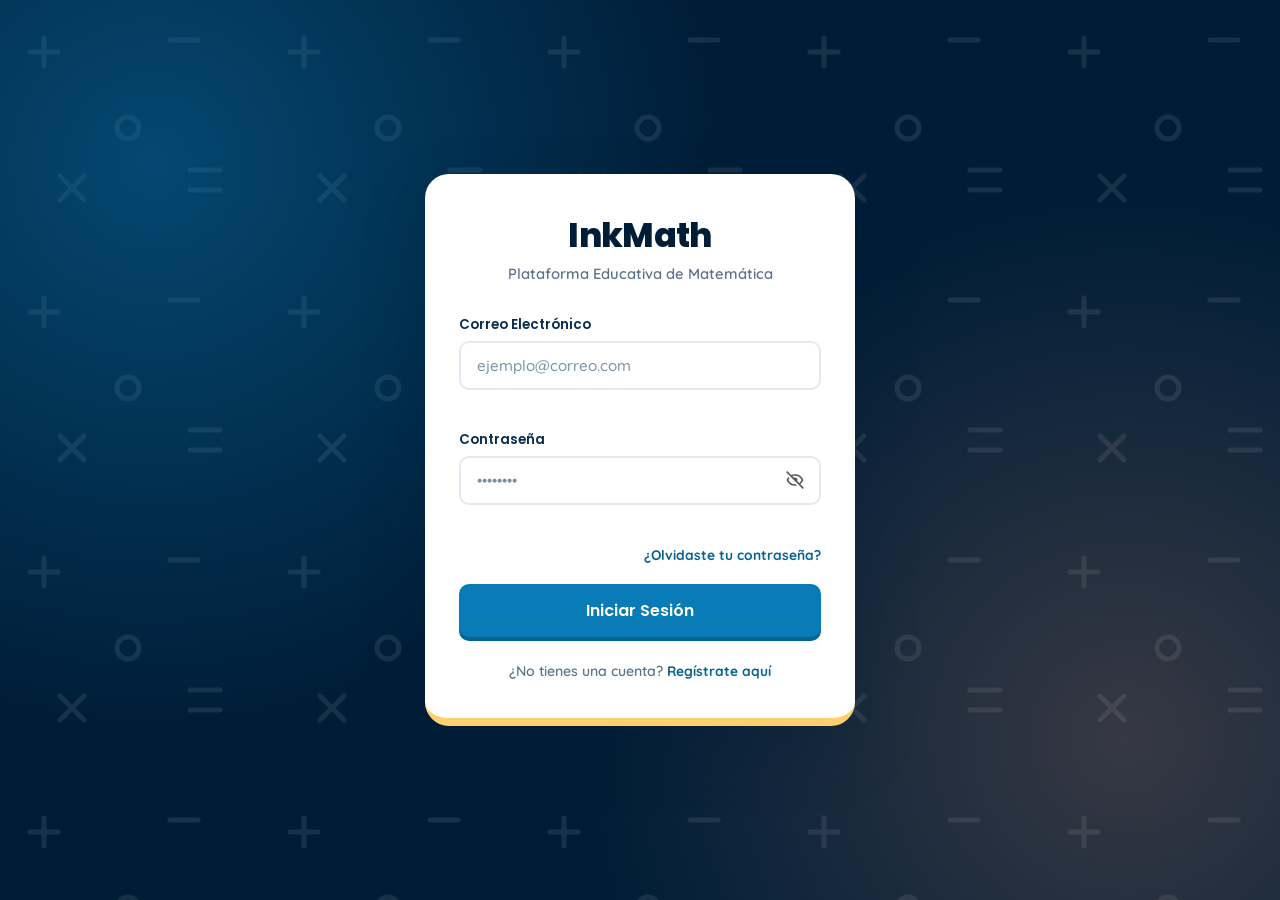
<file: InkMath.AuthService/wwwroot/index.html>
﻿<!DOCTYPE html>
<html lang="es">
<head>
    <meta charset="UTF-8">
    <meta name="viewport" content="width=device-width, initial-scale=1.0">
    <title>InkMath - Iniciar Sesión</title>
    <link rel="stylesheet" href="css/theme.css">
    <link rel="stylesheet" href="css/auth.css">
</head>
<body>

    <main class="login-container">
        <div class="login-card">

            <header class="login-header">
                <h1 class="brand-title">InkMath</h1>
                <p class="brand-subtitle">Plataforma Educativa de Matemática</p>
            </header>

            <form id="loginForm" class="login-form" novalidate>

                <div class="form-group">
                    <label for="emailInput" class="form-label">Correo Electrónico</label>
                    <input type="email"
                           id="emailInput"
                           class="form-control"
                           placeholder="ejemplo@correo.com"
                           required>
                    <span class="error-text" id="emailError"></span>
                </div>

                <div class="form-group">
                    <label for="passwordInput" class="form-label">Contraseña</label>
                    <div class="password-wrapper">
                        <input type="password"
                               id="passwordInput"
                               class="form-control"
                               placeholder="••••••••"
                               required>
                        <button type="button" class="btn-toggle-pass" id="btnTogglePass" aria-label="Mostrar u ocultar contraseña">
                            <!-- Icono referencia: icons/bx-eye-slash.svg -->
                            <img id="imgEyeIcon" src="icons/bx-eye-slash.svg" alt="Ocultar contraseña" class="icon-svg">
                        </button>
                    </div>
                    <span class="error-text" id="passwordError"></span>
                </div>

                <div class="form-actions">
                    <a href="#" class="link-forgot">¿Olvidaste tu contraseña?</a>
                </div>

                <button type="submit" class="btn-primary">Iniciar Sesión</button>

            </form>

            <footer class="login-footer">
                <p>¿No tienes una cuenta? <a href="registro" id="linkRegister">Regístrate aquí</a></p>
            </footer>

        </div>
    </main>

    <script src="js/auth.js"></script>
</body>
</html>
</file>
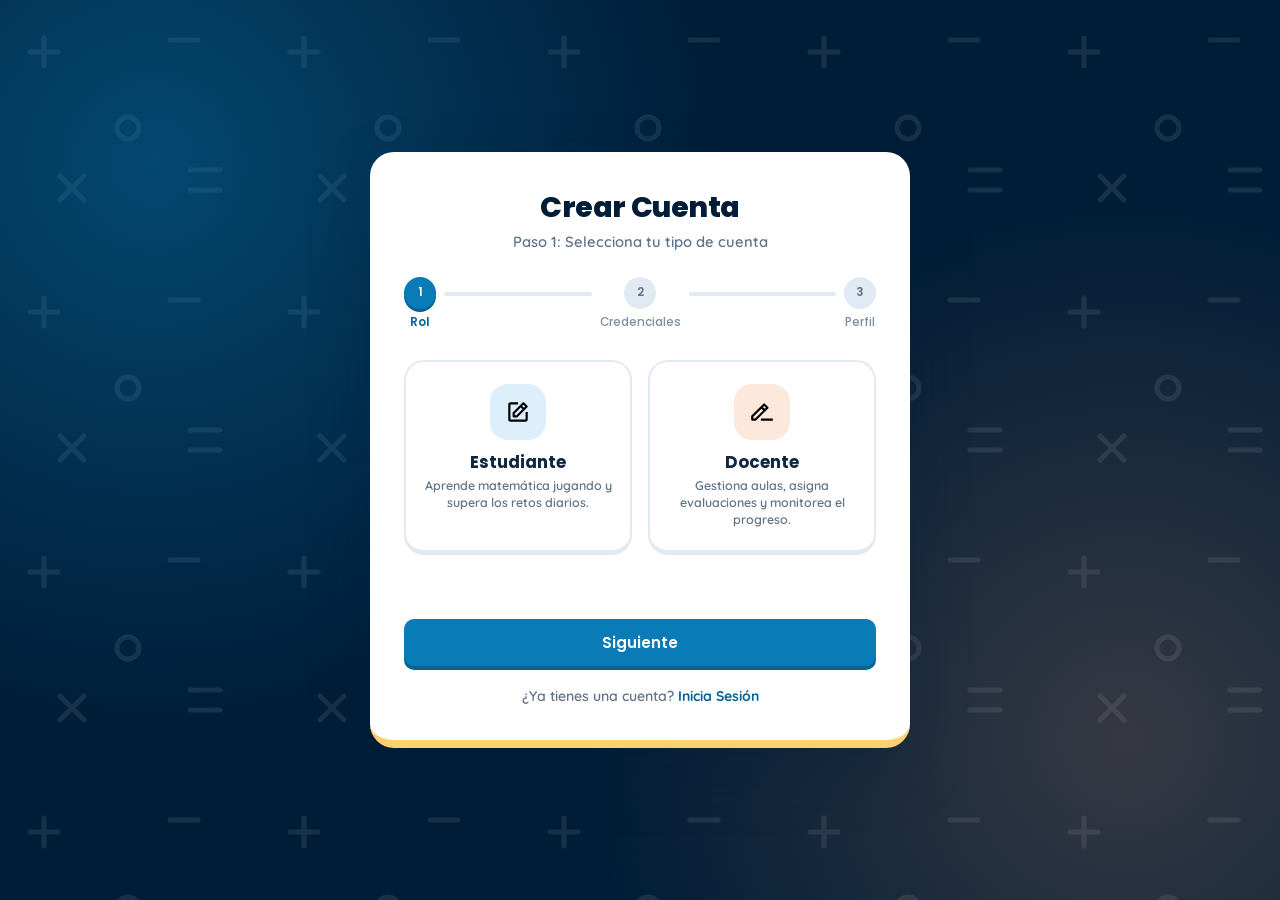
<file: InkMath.AuthService/wwwroot/registro.html>
﻿<!DOCTYPE html>
<html lang="es">
<head>
    <meta charset="UTF-8">
    <meta name="viewport" content="width=device-width, initial-scale=1.0">
    <title>InkMath - Registro de Usuario</title>
    <link rel="stylesheet" href="css/theme.css">
    <link rel="stylesheet" href="css/auth.css">
    <link rel="stylesheet" href="css/registro.css">
</head>
<body>

    <main class="register-container">
        <div class="register-card">

            <header class="register-header">
                <h1 class="brand-title">Crear Cuenta</h1>
                <p class="brand-subtitle" id="stepSubtitle">Paso 1: Selecciona tu tipo de cuenta</p>
            </header>

            <!-- Barra de progreso (se oculta en el registro exprés) -->
            <div class="progress-bar-container" id="progressBarContainer">
                <div class="progress-step active" id="pStep1"><span>1</span> Rol</div>
                <div class="progress-line" id="pLine1"></div>
                <div class="progress-step" id="pStep2"><span>2</span> Credenciales</div>
                <div class="progress-line" id="pLine2"></div>
                <div class="progress-step" id="pStep3"><span>3</span> Perfil</div>
            </div>

            <form id="registerForm" class="register-form" novalidate>

                <!-- PASO 1: Selección de Rol -->
                <div class="step-content active" id="step1">
                    <div class="roles-grid">
                        <div class="role-card" data-rol="3" onclick="selectRole(3, this)">
                            <div class="role-icon-wrapper">
                                <img src="icons/bx-edit.svg" alt="Icono Estudiante" class="role-icon">
                            </div>
                            <h3>Estudiante</h3>
                            <p>Aprende matemática jugando y supera los retos diarios.</p>
                        </div>

                        <div class="role-card" data-rol="2" onclick="selectRole(2, this)">
                            <div class="role-icon-wrapper">
                                <img src="icons/bx-edit-alt.svg" alt="Icono Docente" class="role-icon">
                            </div>
                            <h3>Docente</h3>
                            <p>Gestiona aulas, asigna evaluaciones y monitorea el progreso.</p>
                        </div>
                    </div>
                    <span class="error-text text-center" id="roleError"></span>

                    <!-- Solo visible si se elige Estudiante -->
                    <div class="express-offer" id="expressOffer" hidden>
                        <p>¿Quieres empezar a jugar ya? Entra solo con tu nombre y el código de tu clase, sin correo ni contraseña.</p>
                        <button type="button" class="btn-secondary btn-express" id="btnExpress">Registro exprés</button>
                    </div>
                </div>

                <!-- PASO 2: Correo, Contraseña y Términos -->
                <div class="step-content" id="step2">
                    <div class="form-group">
                        <label for="emailInput" class="form-label">Correo Electrónico</label>
                        <input type="email" id="emailInput" class="form-control" placeholder="correo@ejemplo.com">
                        <span class="error-text" id="emailError"></span>
                    </div>

                    <div class="form-group">
                        <label for="passwordInput" class="form-label">Contraseña</label>
                        <div class="password-wrapper">
                            <input type="password" id="passwordInput" class="form-control" placeholder="••••••••">
                            <button type="button" class="btn-toggle-pass" id="btnTogglePass" aria-label="Mostrar u ocultar contraseña">
                                <img id="imgEyeIcon" src="icons/bx-eye-slash.svg" alt="Ocultar contraseña" class="icon-svg">
                            </button>
                        </div>
                        <span class="error-text" id="passwordError"></span>

                        <div class="password-rules">
                            <p id="ruleLength" class="rule-item">Mínimo 8 caracteres</p>
                            <p id="ruleUpper" class="rule-item">Al menos una mayúscula</p>
                            <p id="ruleNumber" class="rule-item">Al menos un número</p>
                            <p id="ruleSpecial" class="rule-item">Al menos un carácter especial (+, *, @, #)</p>
                        </div>
                    </div>

                    <div class="terms-container">
                        <h3>Términos y Condiciones</h3>
                        <p>Al registrarte en InkMath aceptas el uso adecuado de los recursos educativos, la protección de tus datos personales conforme a las políticas del sistema y el código de conducta de la plataforma.</p>
                    </div>

                    <div class="checkbox-group">
                        <input type="checkbox" id="termsCheck">
                        <label for="termsCheck">Acepto los términos y condiciones del servicio</label>
                    </div>
                    <span class="error-text" id="termsError"></span>
                </div>

                <!-- PASO 3: Nombre, Apellido y Código de Clase -->
                <div class="step-content" id="step3">
                    <div class="form-group">
                        <label for="nombreInput" class="form-label">Nombre</label>
                        <input type="text" id="nombreInput" class="form-control" placeholder="Ej. Katherine">
                        <span class="error-text" id="nombreError"></span>
                    </div>

                    <div class="form-group">
                        <label for="apellidoInput" class="form-label">Apellido</label>
                        <input type="text" id="apellidoInput" class="form-control" placeholder="Ej. Flores">
                        <span class="error-text" id="apellidoError"></span>
                    </div>

                    <div class="form-group" id="groupCodigoClase">
                        <label for="codigoClaseInput" class="form-label" id="lblCodigoClase">Código de Clase (Opcional)</label>
                        <input type="text" id="codigoClaseInput" class="form-control" placeholder="Ej. MAT-101">
                        <span class="error-text" id="codigoClaseError"></span>
                    </div>
                </div>

                <!-- Botones de Acción -->
                <div class="step-actions">
                    <button type="button" class="btn-secondary" id="btnBack" style="display: none;">Atrás</button>
                    <button type="button" class="btn-primary" id="btnNext">Siguiente</button>
                    <button type="submit" class="btn-primary" id="btnSubmit" style="display: none;">Registrarse</button>
                </div>

            </form>

            <footer class="register-footer">
                <p>¿Ya tienes una cuenta? <a href="/">Inicia Sesión</a></p>
            </footer>

        </div>
    </main>

    <script src="js/registro.js"></script>
</body>
</html>
</file>
<file: InkMath.AuthService/wwwroot/css/theme.css>
@import url('https://fonts.googleapis.com/css2?family=Poppins:wght@500;600;700;800&family=Quicksand:wght@500;600;700&display=swap');

:root {
    /* ---- Paleta base con escalas ---- */
    --navy-900: #001D37;
    --navy-800: #082E50;
    --navy-700: #14436C;

    --blue-500: #097BB6;
    --blue-600: #076394;   /* hover y "canto" de botones */
    --blue-100: #DCEFFA;
    --blue-50:  #F0F8FD;

    --yellow-400: #FFD06E;
    --yellow-600: #E3A72B; /* canto del botón amarillo */
    --yellow-100: #FFF3D6;
    --yellow-900: #6B4700; /* texto sobre fondos amarillos claros */

    --green-500: #3C9F60;
    --green-700: #2A7A47;  /* texto verde legible sobre blanco */
    --green-100: #DDF3E5;

    --orange-400: #F79B6C;
    --orange-600: #D77544;
    --orange-100: #FDE8DC;
    --orange-900: #8F3E15;

    /* ---- Nombres semánticos (los que ya usan tus CSS) ---- */
    --color-brand-dark: var(--navy-900);
    --color-brand-primary: var(--blue-500);
    --color-brand-primary-hover: var(--blue-600);
    --color-brand-light-bg: var(--blue-50);
    --color-brand-accent: #6CB9E3;

    --color-success: var(--green-500);
    --color-warning: var(--yellow-400);
    --color-danger: #D8483E;
    --color-danger-bg: #FEF1EF;
    --color-danger-border: #F5B9B3;

    --color-bg-body: #F2F7FB;
    --color-surface-white: #FFFFFF;
    --color-surface-card: #F7FAFD;
    --color-border-light: #E1EAF2;
    --color-border-dashed: #C9D6E3;

    --color-text-dark: #0F2740;
    --color-text-main: #1E3550;
    --color-text-muted: #5F7389;   /* contraste AA sobre blanco (antes #8292A1 no pasaba) */
    --color-text-light: #7C8FA3;

    --color-action-view-bg: var(--blue-100);
    --color-action-edit-bg: var(--yellow-100);

    /* ---- Forma ---- */
    --radius-xl: 24px;
    --radius-lg: 20px;
    --radius-md: 14px;
    --radius-sm: 10px;
    --radius-pill: 999px;

    /* Sombras: el "canto" inferior da el efecto de botón/tarjeta con volumen */
    --shadow-card: 0 1px 2px rgba(0, 29, 55, .04), 0 10px 28px rgba(0, 29, 55, .07);
    --shadow-pop: 0 24px 60px rgba(0, 29, 55, .28);
    --edge: 0 4px 0;               /* uso: box-shadow: var(--edge) <color> */

    /* ---- Tipografía ---- */
    --font-display: 'Poppins', 'Quicksand', system-ui, sans-serif;
    --font-base: 'Quicksand', system-ui, sans-serif;

    /* ---- Alias heredados (JS con estilos inline los usa) ---- */
    --bg-body: var(--color-bg-body);
    --bg-sidebar: var(--color-surface-white);
    --bg-header: var(--color-brand-dark);
    --primary-blue: var(--color-brand-primary);
    --primary-blue-hover: var(--color-brand-primary-hover);
    --text-dark: var(--color-text-dark);
    --text-muted: var(--color-text-muted);
    --border-color: var(--color-border-light);
    --border-dashed: var(--color-border-dashed);
    --danger-red: var(--color-danger);
    --danger-bg: var(--color-danger-bg);
    --danger-border: var(--color-danger-border);
    --action-bg: var(--blue-100);
    --action-edit-bg: var(--yellow-100);
    --action-edit-icon: #B77A00;
}

* { box-sizing: border-box; margin: 0; padding: 0; }

html { -webkit-text-size-adjust: 100%; scroll-behavior: smooth; }

body {
    min-height: 100vh;
    min-height: 100dvh;
    background-color: var(--color-bg-body);
    color: var(--color-text-main);
    font-family: var(--font-base);
    font-weight: 500;
    line-height: 1.5;
    -webkit-font-smoothing: antialiased;
}

h1, h2, h3, h4 { font-family: var(--font-display); color: var(--color-text-dark); line-height: 1.2; }

button, input, select, textarea { font-family: inherit; }

/* Foco visible y consistente (accesibilidad por teclado) */
:focus-visible {
    outline: 3px solid var(--yellow-400);
    outline-offset: 2px;
    border-radius: 6px;
}

::selection { background: var(--yellow-400); color: var(--navy-900); }

/* ---- Utilidades ---- */
[hidden] { display: none !important; }
.text-center { text-align: center; }
.ml-15 { margin-left: 15px; }
.sr-only {
    position: absolute; width: 1px; height: 1px; margin: -1px; padding: 0;
    overflow: hidden; clip: rect(0, 0, 0, 0); white-space: nowrap; border: 0;
}

@media (prefers-reduced-motion: reduce) {
    html { scroll-behavior: auto; }
    *, *::before, *::after {
        transition-duration: 0.01ms !important;
        animation-duration: 0.01ms !important;
        animation-iteration-count: 1 !important;
    }
}
</file>
<file: InkMath.AuthService/wwwroot/css/auth.css>
.login-container,
.register-container {
    width: 100%;
    min-height: 100vh; min-height: 100dvh;
    display: flex; justify-content: center; align-items: center;
    background-color: var(--navy-900);
    background-image:
        radial-gradient(circle at 12% 18%, rgba(9, 123, 182, .45), transparent 42%),
        radial-gradient(circle at 88% 82%, rgba(247, 155, 108, .22), transparent 40%),
        url("data:image/svg+xml,%3Csvg xmlns='http://www.w3.org/2000/svg' width='260' height='260'%3E%3Cg fill='none' stroke='%23ffffff' stroke-opacity='.09' stroke-width='5' stroke-linecap='round'%3E%3Cpath d='M30 52h28M44 38v28'/%3E%3Cpath d='M170 40h28'/%3E%3Cpath d='M60 176l24 24M84 176l-24 24'/%3E%3Cpath d='M190 170h30M190 190h30'/%3E%3Ccircle cx='128' cy='128' r='11'/%3E%3C/g%3E%3C/svg%3E");
}
.login-container { padding: 20px; }
.register-container { padding: 30px 20px; }

.login-card,
.register-card {
    width: 100%;
    background-color: var(--color-surface-white);
    border-radius: var(--radius-xl);
    border-bottom: 8px solid var(--yellow-400);
    box-shadow: var(--shadow-pop);
}
.login-card { max-width: 430px; padding: 42px 34px 36px; }
.register-card { max-width: 540px; padding: 38px 34px 32px; }

.login-header { text-align: center; margin-bottom: 30px; }
.register-header { text-align: center; margin-bottom: 24px; }

.brand-title {
    color: var(--navy-900);
    font-family: var(--font-display);
    font-size: 2.1rem; font-weight: 800; letter-spacing: -0.02em;
}
.register-header .brand-title { font-size: 1.8rem; }
.brand-subtitle { margin-top: 6px; color: var(--color-text-muted); font-size: .92rem; font-weight: 600; }

.login-form { display: flex; flex-direction: column; gap: 18px; }
.form-group { display: flex; flex-direction: column; gap: 6px; }

.form-label { color: var(--navy-800); font-family: var(--font-display); font-size: .84rem; font-weight: 600; }

.form-control {
    width: 100%;
    padding: 13px 16px;
    border: 2px solid var(--color-border-light);
    border-radius: var(--radius-sm);
    background: #fff;
    color: var(--color-text-dark);
    font-size: .95rem; font-weight: 600;
    outline: none;
    transition: border-color .2s, box-shadow .2s;
}
.form-control::placeholder { color: var(--color-text-light); font-weight: 500; }
.form-control:focus { border-color: var(--blue-500); box-shadow: 0 0 0 4px rgba(9, 123, 182, .15); }

.password-wrapper { position: relative; display: flex; align-items: center; }
.password-wrapper .form-control { padding-right: 50px; }

.btn-toggle-pass {
    position: absolute; right: 10px;
    display: flex; align-items: center; justify-content: center;
    padding: 6px; background: none; border: none; border-radius: 8px; cursor: pointer;
}
.btn-toggle-pass:hover { background: var(--blue-50); }
.icon-svg { width: 20px; height: 20px; opacity: .65; transition: opacity .2s; }
.btn-toggle-pass:hover .icon-svg { opacity: 1; }

.error-text { min-height: 16px; color: var(--color-danger); font-size: .78rem; font-weight: 700; }

/* ---------- Botones (login/registro) ---------- */
.btn-primary,
.btn-secondary {
    padding: 14px;
    border-radius: var(--radius-sm);
    font-family: var(--font-display);
    font-size: 1rem; font-weight: 600;
    cursor: pointer;
    justify-content: center;
}
.btn-primary { border: none; background-color: var(--blue-500); color: #fff; box-shadow: 0 4px 0 var(--blue-600); }
.btn-primary:hover { background-color: #0A87C7; }
.btn-primary:active { transform: translateY(3px); box-shadow: 0 1px 0 var(--blue-600); }

.btn-secondary { border: 2px solid var(--color-border-light); background-color: #fff; color: var(--navy-800); box-shadow: 0 3px 0 var(--color-border-light); }
.btn-secondary:hover { border-color: var(--blue-500); color: var(--blue-600); }

.step-actions .btn-primary,
.step-actions .btn-secondary { flex: 1; padding: 12px; font-size: .95rem; }

.form-actions { display: flex; justify-content: flex-end; }

.link-forgot,
.login-footer a,
.register-footer a { color: var(--blue-600); font-weight: 700; text-decoration: none; }
.link-forgot, .login-footer a { font-size: .86rem; }
.link-forgot:hover, .login-footer a:hover, .register-footer a:hover { text-decoration: underline; text-underline-offset: 3px; }

.login-footer { margin-top: 24px; }
.register-footer { margin-top: 20px; }
.login-footer, .register-footer { text-align: center; font-size: .88rem; font-weight: 600; color: var(--color-text-muted); }

@media (max-width: 480px) {
    .login-card, .register-card { padding: 30px 20px 26px; }
}
</file>
<file: InkMath.AuthService/wwwroot/css/registro.css>
.progress-bar-container { display: flex; align-items: center; justify-content: space-between; margin-bottom: 28px; }

.progress-step {
    display: flex; flex-direction: column; align-items: center;
    color: var(--color-text-light); font-family: var(--font-display); font-size: .74rem; font-weight: 500;
}
.progress-step span {
    width: 32px; height: 32px;
    display: flex; align-items: center; justify-content: center;
    margin-bottom: 5px; border-radius: 50%;
    background-color: var(--color-border-light); color: var(--color-text-muted);
    font-weight: 600; transition: all .3s ease;
}
.progress-step.active { color: var(--blue-600); font-weight: 600; }
.progress-step.active span { background-color: var(--blue-500); color: #fff; box-shadow: 0 3px 0 var(--blue-600); }

.progress-line { flex: 1; height: 4px; margin: 0 8px 20px; border-radius: 4px; background-color: var(--color-border-light); transition: background-color .3s; }
.progress-line.active { background-color: var(--blue-500); }

.step-content { display: none; flex-direction: column; gap: 16px; }
.step-content.active { display: flex; }
.step-actions { display: flex; gap: 12px; margin-top: 24px; }

/* ---------- Selección de rol: tarjetas con color propio ---------- */
.roles-grid { display: grid; grid-template-columns: 1fr 1fr; gap: 16px; margin-bottom: 8px; }

.role-card {
    display: flex; flex-direction: column; align-items: center;
    padding: 22px 16px;
    border: 2px solid var(--color-border-light);
    border-bottom-width: 5px;
    border-radius: var(--radius-lg);
    text-align: center; cursor: pointer;
    transition: transform .15s ease, border-color .2s, background-color .2s;
}
.role-card:hover { transform: translateY(-3px); border-color: var(--blue-500); background-color: var(--blue-50); }
.role-card.selected { border-color: var(--blue-500); background-color: var(--blue-100); }
.role-card:nth-child(2):hover { border-color: var(--orange-400); background-color: var(--orange-100); }
.role-card:nth-child(2).selected { border-color: var(--orange-400); background-color: var(--orange-100); }

.role-icon-wrapper {
    width: 56px; height: 56px; display: flex; align-items: center; justify-content: center;
    margin-bottom: 12px; border-radius: 18px; background-color: var(--blue-100);
}
.role-card:nth-child(2) .role-icon-wrapper { background-color: var(--orange-100); }
.role-icon { width: 26px; height: 26px; }

.role-card h3 { margin-bottom: 6px; font-size: 1.05rem; }
.role-card p { color: var(--color-text-muted); font-size: .78rem; font-weight: 600; line-height: 1.35; }

/* ---------- Reglas de contraseña ---------- */
.password-rules { display: flex; flex-direction: column; gap: 4px; margin-top: 6px; }
.rule-item { color: var(--color-text-muted); font-size: .78rem; font-weight: 600; transition: color .2s; }
.rule-item.valid { color: var(--green-700); font-weight: 700; }

/* ---------- Términos ---------- */
.terms-container {
    max-height: 140px; overflow-y: auto; padding: 16px;
    border: 2px solid var(--color-border-light); border-radius: var(--radius-sm); background-color: var(--color-surface-card);
}
.terms-container h3 { margin-bottom: 8px; color: var(--navy-900); font-size: .92rem; }
.terms-container p { color: var(--color-text-muted); font-size: .82rem; line-height: 1.45; font-weight: 600; }

.checkbox-group { display: flex; align-items: center; gap: 10px; margin-top: 8px; }
.checkbox-group label { color: var(--color-text-main); font-size: .88rem; font-weight: 600; cursor: pointer; }

@media (max-width: 480px) {
    .roles-grid { grid-template-columns: 1fr; }
    .progress-step { font-size: .7rem; }
}

/* ---------- Registro exprés (estudiantes) ---------- */
.express-offer {
    display: flex; flex-direction: column; align-items: center; gap: 12px;
    margin-top: 8px; padding: 18px;
    border: 2px dashed var(--yellow-600); border-radius: var(--radius-md);
    background-color: var(--yellow-100); text-align: center;
}
.express-offer p { color: var(--yellow-900); font-size: .85rem; font-weight: 600; line-height: 1.4; }

.btn-express {
    width: 100%; padding: 12px;
    border: none; background-color: var(--yellow-400); color: var(--navy-900);
    font-size: .95rem; box-shadow: 0 4px 0 var(--yellow-600);
}
.btn-express:hover { background-color: #FFD982; color: var(--navy-900); }
</file>
